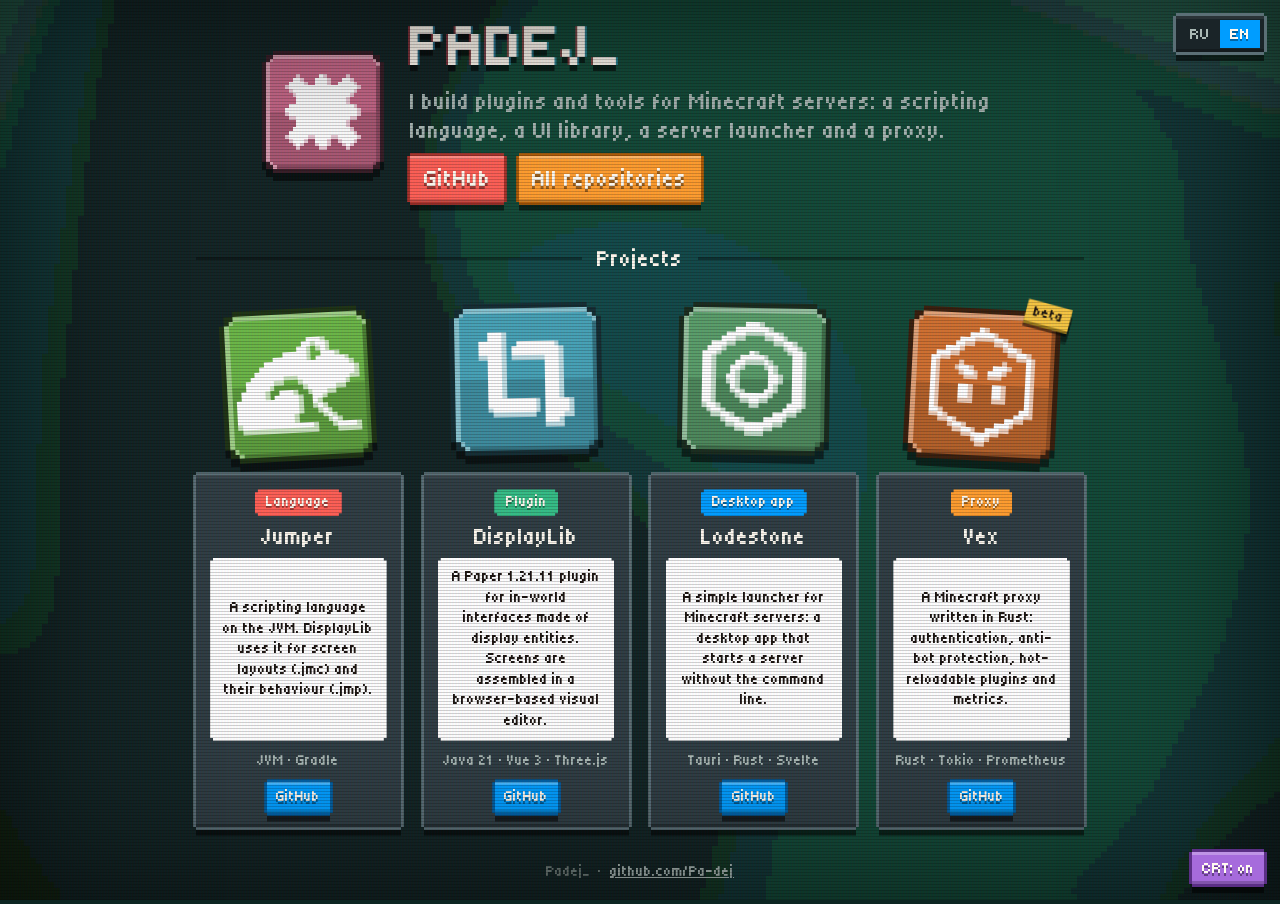
<file: index.html>
<!doctype html>
<html lang="en" data-lang="en">
<head>
<meta charset="utf-8">
<meta name="viewport" content="width=device-width, initial-scale=1, viewport-fit=cover">
<title>Padej_ · Projects</title>
<meta name="description" content="Padej_ — plugins and tools for Minecraft servers: the Jumper scripting language, DisplayLib, Lodestone and Vex.">
<link rel="icon" type="image/png" href="assets/icons/padej_bg_32.png">
<link rel="preconnect" href="https://fonts.googleapis.com">
<link rel="preconnect" href="https://fonts.gstatic.com" crossorigin>
<link rel="stylesheet" href="https://fonts.googleapis.com/css2?family=Tiny5&display=swap">
<style>

/* Сукно Balatro + пиксельные панели ElementalWar. Один пиксель интерфейса = --px. */
:root {
  --felt-1: #2b6b5c; --felt-2: #1b4a41; --felt-3: #0d2622;
  --panel: #2f3d43; --panel-in: #1a2428; --panel-edge: #5b6f76;
  --ink: #fffaf0; --ink-dim: #a9b8b4; --ink-mute: #6f7d79; --ink-dark: #1b1410;
  --card: #f4ecd8; --card-edge: #b9a982; --paper: #ffffff;
  --red: #fe5f55; --red-d: #a8322b;
  --blue: #009dff; --blue-d: #005fa3;
  --orange: #ff9d2e; --orange-d: #ad5a06;
  --gold: #f5c542; --gold-d: #9a7a1c;
  --green: #35bd86; --green-d: #19734e;
  --purple: #a66bdc; --purple-d: #5b2f86;
  --px: 3px;
  --drop: rgba(0, 0, 0, 0.55);
  /* Tiny5 нарисован на сетке 8×8 — кегли кратны 8 */
  --fs-s: 16px; --fs-m: 24px; --fs-l: 32px; --fs-xl: 48px; --fs-xxl: 64px;
  color-scheme: dark;
  font-family: 'Tiny5', ui-monospace, 'Courier New', monospace;
  font-size: var(--fs-s);
  line-height: 1.5;
  color: var(--ink);
}
@media (max-width: 560px) {
  :root { --px: 2px; --fs-xl: 40px; --fs-xxl: 48px; }
}
* { box-sizing: border-box; }
html, body { margin: 0; min-height: 100%; }
body {
  background: var(--felt-3);
  overflow-x: hidden;
  -webkit-font-smoothing: none;
  padding-block: 32px 96px;
  padding-left: max(16px, env(safe-area-inset-left, 0px));
  padding-right: max(16px, env(safe-area-inset-right, 0px));
}
img { image-rendering: pixelated; max-width: 100%; }
/* как в игре: текст не выделяется, картинки и ссылки не перетаскиваются,
   долгое нажатие на телефоне не открывает меню картинки */
html { user-select: none; -webkit-user-select: none; -webkit-touch-callout: none; }
img, a { -webkit-user-drag: none; user-drag: none; }
h1, h2, h3 { font-weight: normal; margin: 0; text-wrap: balance; }
p { margin: 0; }
a { color: inherit; }
button { font: inherit; }

/* пиксельная рамка: контур со ступенчатыми углами + жёсткая тень снизу */
.pxbox {
  --edge: var(--panel-edge);
  --lift: calc(var(--px) * 2);
  box-shadow:
    0 calc(-1 * var(--px)) 0 0 var(--edge),
    0 var(--px) 0 0 var(--edge),
    calc(-1 * var(--px)) 0 0 0 var(--edge),
    var(--px) 0 0 0 var(--edge),
    0 calc(var(--px) + var(--lift)) 0 0 var(--drop),
    inset 0 var(--px) 0 0 var(--hi, rgba(255, 255, 255, 0.07)),
    inset 0 calc(-1 * var(--px)) 0 0 var(--lo, rgba(0, 0, 0, 0.25));
}
.pxcut {
  clip-path: polygon(0 var(--px), var(--px) var(--px), var(--px) 0, calc(100% - var(--px)) 0,
    calc(100% - var(--px)) var(--px), 100% var(--px), 100% calc(100% - var(--px)),
    calc(100% - var(--px)) calc(100% - var(--px)), calc(100% - var(--px)) 100%, var(--px) 100%,
    var(--px) calc(100% - var(--px)), 0 calc(100% - var(--px)));
}
.panel { background: var(--panel); padding: 15px; }
.inner { background: var(--panel-in); padding: 9px 12px; box-shadow: inset 0 var(--px) 0 rgba(0, 0, 0, 0.35); }
.label { color: var(--ink-dim); font-size: var(--fs-s); }
.num { line-height: 1; text-shadow: 0 var(--px) 0 rgba(0, 0, 0, 0.55); font-variant-numeric: tabular-nums; }
.headline {
  line-height: 1;
  text-shadow: -2px 0 rgba(255, 70, 90, 0.45), 2px 0 rgba(70, 200, 255, 0.45),
    0 calc(var(--px) * 2) 0 rgba(0, 0, 0, 0.6);
}

/* кнопка из ElementalWar: цветная плашка, при наведении «дрожит», при нажатии проседает */
.btn {
  display: inline-flex; align-items: center; justify-content: center; gap: 8px;
  font-size: var(--fs-m); line-height: 1.25; color: var(--ink);
  border: 0; padding: 9px 14px; cursor: pointer; text-decoration: none;
  background: var(--b); --edge: var(--bd);
  --hi: rgba(255, 255, 255, 0.28); --lo: rgba(0, 0, 0, 0.22);
  text-shadow: 0 var(--px) 0 rgba(0, 0, 0, 0.4);
  transition: transform 0.06s;
}
.btn.sm { font-size: var(--fs-s); padding: 6px 10px; }
.btn:hover { animation: jiggle 0.32s ease-out; filter: brightness(1.08); }
.btn:active { transform: translateY(calc(var(--px) * 2)); --lift: 0px; animation: none; }
.btn:focus-visible, a:focus-visible { outline: var(--px) solid var(--gold); outline-offset: calc(var(--px) * 2); }
.blue { --b: var(--blue); --bd: var(--blue-d); }
.red { --b: var(--red); --bd: var(--red-d); }
.orange { --b: var(--orange); --bd: var(--orange-d); }
.green { --b: var(--green); --bd: var(--green-d); }
.gold { --b: var(--gold); --bd: var(--gold-d); }
.purple { --b: var(--purple); --bd: var(--purple-d); }
@keyframes jiggle {
  30% { transform: rotate(-2deg) scale(1.04); }
  60% { transform: rotate(1.5deg) scale(1.03); }
  100% { transform: none; }
}

/* фон-шейдер: рисуется крупными пикселями под всем */
#bg { position: fixed; inset: 0; width: 100%; height: 100%; z-index: -1; image-rendering: pixelated; }

/* ЭЛТ: сканлайны, RGB-маска, виньетка. Клики проходят насквозь. */
.crt { display: none; position: fixed; inset: 0; z-index: 1000; pointer-events: none;
  background:
    repeating-linear-gradient(0deg, rgba(0,0,0,.18) 0 1px, transparent 1px 3px),
    repeating-linear-gradient(90deg, rgba(255,40,40,.03) 0 1px, rgba(40,255,80,.02) 1px 2px, rgba(40,90,255,.035) 2px 3px);
  box-shadow: inset 0 0 160px rgba(0,0,0,.6);
  animation: flicker .12s steps(2) infinite; }
.crt-on .crt { display: block; }
@keyframes flicker { to { opacity: .93; } }
.crt-toggle { position: fixed; z-index: 1001;
  right: calc(16px + env(safe-area-inset-right, 0px)); bottom: calc(16px + env(safe-area-inset-bottom, 0px)); }

/* ключевые слова в описаниях, как в Balatro */
.k-blue { color: var(--blue); } .k-red { color: var(--red); } .k-gold { color: var(--gold-d); }
.k-green { color: var(--green-d); } .k-orange { color: var(--orange-d); }

.foot { margin-top: 56px; text-align: center; color: var(--ink-mute); }
.foot a { color: var(--ink-dim); }

@media (prefers-reduced-motion: reduce) {
  *, *::before, *::after { animation: none !important; transition: none !important; }
}

/* язык: показываем только выбранный */
html:not([data-lang="en"]) [data-l="en"], html[data-lang="en"] [data-l="ru"] { display: none; }

.wrap { max-width: 1200px; margin: 0 auto; display: grid; gap: 36px; }
/* шапка — один блок по центру оси страницы */
.hero { display: flex; flex-wrap: wrap; justify-content: center; align-items: center; gap: 28px; }
.avatar { line-height: 0; filter: drop-shadow(0 calc(var(--px) * 3) 0 var(--drop)); }
.avatar img { width: 128px; height: 128px; display: block; }
.who { display: grid; gap: 12px; min-width: 0; max-width: 640px; }
.who h1 { font-size: var(--fs-xxl); }
.who p { color: var(--ink-dim); font-size: var(--fs-m); line-height: 1.25; text-wrap: balance; }
.row { display: flex; flex-wrap: wrap; gap: 16px; padding-bottom: 6px; }
@media (max-width: 560px) { .hero { flex-direction: column; text-align: center; } .row { justify-content: center; } }

/* подпись раздела по центру, линии расходятся в обе стороны */
.sec-head { display: flex; align-items: center; gap: 16px; margin-bottom: 28px; }
.sec-head::before, .sec-head::after { content: ""; flex: 1; height: var(--px); background: rgba(0,0,0,.35); }
.sec-head h2 { font-size: var(--fs-m); }

.hand { display: flex; flex-wrap: wrap; justify-content: center; align-items: stretch; gap: 28px 24px; }
/* все таблички одной высоты; дугой поднимаются только карты, низ ровный */
.joker { width: 216px; display: grid; grid-template-rows: auto 1fr; justify-items: center; gap: 22px; }
.joker:nth-child(1) { --rot: -3deg; --arc: 6px; }
.joker:nth-child(2) { --rot: -1deg; --arc: 0px; }
.joker:nth-child(3) { --rot: 1deg; --arc: 0px; }
.joker:nth-child(4) { --rot: 3deg; --arc: 6px; }
@media (max-width: 760px) { .joker:nth-child(n) { --rot: 0deg; --arc: 0px; } }

/* наклейка «бета» на карте */
.sticker { position: absolute; right: -10px; top: -8px; z-index: 1; line-height: 1.2;
  padding: 2px 8px; background: var(--gold); color: var(--ink-dark); transform: rotate(12deg);
  box-shadow: 0 var(--px) 0 var(--gold-d), 0 calc(var(--px) * 2) 0 var(--drop); }

/* карта — сама иконка: плавает (обёртка) и наклоняется за курсором */
.float { translate: 0 var(--arc, 0px); animation: bob 3.2s ease-in-out infinite; animation-delay: var(--d, 0s); }
@keyframes bob { 50% { transform: translateY(-6px) rotate(.6deg); } }
.card {
  display: block; position: relative; width: 160px; line-height: 0;
  filter: drop-shadow(0 calc(var(--px) * 3) 0 var(--drop));
  transform: perspective(520px) rotate(var(--rot, 0deg)) rotateX(var(--rx, 0deg)) rotateY(var(--ry, 0deg));
  transition: transform .12s ease-out, filter .12s ease-out;
}
.card img { width: 160px; height: 160px; display: block; }
.card .shine { position: absolute; inset: 0; pointer-events: none;
  background: linear-gradient(115deg, transparent 30%, rgba(255,255,255,.6) 45%, transparent 60%);
  background-size: 250% 100%; background-position: var(--sx, 120%) 0; mix-blend-mode: soft-light;
  -webkit-mask: var(--icon) center / 100% 100% no-repeat; mask: var(--icon) center / 100% 100% no-repeat; }
.card:hover { filter: drop-shadow(0 calc(var(--px) * 6) 0 var(--drop)); }

/* табличка проекта: тип, название, описание, стек, ссылка */
.info { width: 100%; display: grid; grid-template-rows: auto auto 1fr auto auto; gap: 10px; justify-items: center; text-align: center; }
.kind { padding: 2px 12px; color: var(--ink); background: var(--b); text-shadow: 0 2px 0 rgba(0,0,0,.35); }
.info h3 { font-size: var(--fs-m); line-height: 1; font-weight: normal; margin: 0; }
.desc { background: var(--paper); color: var(--ink-dark); padding: 10px 12px; width: 100%; line-height: 1.35;
  display: grid; place-content: center; }
.stack { color: var(--ink-dim); }

.wrap .foot { margin-top: 0; }
.foot .sep { margin-inline: 8px; }

/* переключатель языка — правый верхний угол */
.lang { position: fixed; z-index: 1001; display: flex; gap: 0; padding: 4px; background: var(--panel-in);
  top: calc(16px + env(safe-area-inset-top, 0px)); right: calc(16px + env(safe-area-inset-right, 0px)); }
.lang button { font: inherit; font-size: var(--fs-s); color: var(--ink-dim); background: transparent; border: 0;
  padding: 2px 10px; cursor: pointer; }
.lang button[aria-pressed="true"] { background: var(--blue); color: var(--ink); text-shadow: 0 2px 0 rgba(0,0,0,.35); }
.lang button:focus-visible { outline: var(--px) solid var(--gold); }


/* страница целиком влезает в экран: см. fit() в скрипте */
html.fit, html.fit body { height: 100%; overflow: hidden; }
html.fit body { padding-block: 20px; display: grid; align-content: center; }

</style>
</head>
<body>
<canvas id="bg" data-c1="#0d2622" data-c2="#1b4a41" data-c3="#2b6b5c" aria-hidden="true"></canvas>
<div class="crt" aria-hidden="true"></div>
<button class="btn sm purple pxbox crt-toggle" id="crtToggle" type="button" aria-pressed="true">ЭЛТ: вкл</button>

<div class="lang pxbox" role="group" aria-label="Язык / Language">
  <button type="button" data-set="ru" aria-pressed="true">RU</button>
  <button type="button" data-set="en" aria-pressed="false">EN</button>
</div>
<main class="wrap">
  <header class="hero">
    <div class="avatar"><img src="assets/icons/padej_bg_32.png" width="128" height="128" alt="Padej_"></div>
    <div class="who">
      <h1 class="headline">PADEJ_</h1>
      <p><span data-l="ru">Пишу плагины и инструменты для Minecraft-серверов: свой скриптовый язык, библиотеку интерфейсов, лаунчер и прокси.</span><span data-l="en">I build plugins and tools for Minecraft servers: a scripting language, a UI library, a server launcher and a proxy.</span></p>
      <div class="row">
        <a class="btn red pxbox" href="https://github.com/Pa-dej">GitHub</a>
        <a class="btn orange pxbox" href="https://github.com/Pa-dej?tab=repositories"><span data-l="ru">Все репозитории</span><span data-l="en">All repositories</span></a>
      </div>
    </div>
  </header>

  <section aria-labelledby="pj">
    <div class="sec-head"><h2 id="pj"><span data-l="ru">Проекты</span><span data-l="en">Projects</span></h2></div>
    <div class="hand">
      
    <article class="joker">
      <div class="float" style="--d:0s">
        <a class="card" href="https://github.com/jumper-lang/jumper" aria-label="Jumper — GitHub" style="--icon:url('assets/icons/jumper_bg_32.png')">
          <img src="assets/icons/jumper_bg_32.png" width="160" height="160" alt="">
          <span class="shine"></span>
        </a>
      </div>
      <div class="info panel pxbox">
        <span class="kind pxcut red"><span data-l="ru">Язык</span><span data-l="en">Language</span></span>
        <h3>Jumper</h3>
        <p class="desc pxcut"><span><span data-l="ru">Скриптовый язык на JVM. В DisplayLib на нём описывают разметку экранов (.jmc) и их поведение (.jmp).</span><span data-l="en">A scripting language on the JVM. DisplayLib uses it for screen layouts (.jmc) and their behaviour (.jmp).</span></span></p>
        <span class="stack">JVM · Gradle</span>
        <a class="btn sm blue pxbox" href="https://github.com/jumper-lang/jumper">GitHub</a>
      </div>
    </article>
      
    <article class="joker">
      <div class="float" style="--d:0.4s">
        <a class="card" href="https://github.com/Pa-dej/DisplayLib" aria-label="DisplayLib — GitHub" style="--icon:url('assets/icons/display-lib_bg_32.png')">
          <img src="assets/icons/display-lib_bg_32.png" width="160" height="160" alt="">
          <span class="shine"></span>
        </a>
      </div>
      <div class="info panel pxbox">
        <span class="kind pxcut green"><span data-l="ru">Плагин</span><span data-l="en">Plugin</span></span>
        <h3>DisplayLib</h3>
        <p class="desc pxcut"><span><span data-l="ru">Плагин для Paper 1.21.11: интерфейсы прямо в мире из display-сущностей. Экраны собираются в визуальном редакторе в браузере.</span><span data-l="en">A Paper 1.21.11 plugin for in-world interfaces made of display entities. Screens are assembled in a browser-based visual editor.</span></span></p>
        <span class="stack">Java 21 · Vue 3 · Three.js</span>
        <a class="btn sm blue pxbox" href="https://github.com/Pa-dej/DisplayLib">GitHub</a>
      </div>
    </article>
      
    <article class="joker">
      <div class="float" style="--d:0.8s">
        <a class="card" href="https://github.com/Pa-dej/Lodestone" aria-label="Lodestone — GitHub" style="--icon:url('assets/icons/lodestone_bg_32.png')">
          <img src="assets/icons/lodestone_bg_32.png" width="160" height="160" alt="">
          <span class="shine"></span>
        </a>
      </div>
      <div class="info panel pxbox">
        <span class="kind pxcut blue"><span data-l="ru">Приложение</span><span data-l="en">Desktop app</span></span>
        <h3>Lodestone</h3>
        <p class="desc pxcut"><span><span data-l="ru">Простой лаунчер для серверов Minecraft: десктоп-приложение, чтобы запускать сервер без командной строки.</span><span data-l="en">A simple launcher for Minecraft servers: a desktop app that starts a server without the command line.</span></span></p>
        <span class="stack">Tauri · Rust · Svelte</span>
        <a class="btn sm blue pxbox" href="https://github.com/Pa-dej/Lodestone">GitHub</a>
      </div>
    </article>
      
    <article class="joker">
      <div class="float" style="--d:1.2s">
        <a class="card" href="https://github.com/Pa-dej/Vex" aria-label="Vex — GitHub" style="--icon:url('assets/icons/vex_bg_32.png')">
          <img src="assets/icons/vex_bg_32.png" width="160" height="160" alt="">
          <span class="shine"></span><span class="sticker"><span data-l="ru">бета</span><span data-l="en">beta</span></span>
        </a>
      </div>
      <div class="info panel pxbox">
        <span class="kind pxcut orange"><span data-l="ru">Прокси</span><span data-l="en">Proxy</span></span>
        <h3>Vex</h3>
        <p class="desc pxcut"><span><span data-l="ru">Прокси-сервер для Minecraft на Rust: авторизация, защита от ботов, плагины с горячей перезагрузкой и метрики.</span><span data-l="en">A Minecraft proxy written in Rust: authentication, anti-bot protection, hot-reloadable plugins and metrics.</span></span></p>
        <span class="stack">Rust · Tokio · Prometheus</span>
        <a class="btn sm blue pxbox" href="https://github.com/Pa-dej/Vex">GitHub</a>
      </div>
    </article>
    </div>
  </section>
  <footer class="foot">Padej_<span class="sep">·</span><a href="https://github.com/Pa-dej">github.com/Pa-dej</a></footer>
</main>
<script>
// Фон в духе Balatro: закрученная «краска», WebGL в низком разрешении.
(function () {
  const c = document.getElementById('bg');
  const gl = c.getContext('webgl', { antialias: false });
  if (!gl) { c.hidden = true; return; }
  const PIXEL = 6, FPS = 30;
  const hex = (v) => { const m = v.trim().match(/^#?(..)(..)(..)$/); return m ? [1, 2, 3].map((i) => parseInt(m[i], 16) / 255) : [0, 0, 0]; };
  const [c1, c2, c3] = ['c1', 'c2', 'c3'].map((k) => hex(c.dataset[k]));
  const VERT = 'attribute vec2 p; void main(){ gl_Position = vec4(p, 0.0, 1.0); }';
  const FRAG = `precision mediump float;
    uniform vec2 u_res; uniform float u_t; uniform vec3 u_c1, u_c2, u_c3;
    void main() {
      vec2 uv = (gl_FragCoord.xy - 0.5 * u_res) / length(u_res);
      float r = length(uv);
      float a = u_t * 0.07 - 3.2 * r;
      vec2 p = mat2(cos(a), -sin(a), sin(a), cos(a)) * uv * 9.0;
      for (int i = 0; i < 5; i++) {
        float fi = float(i);
        p += 0.55 * vec2(sin(p.y * 0.9 + u_t * 0.21 + fi * 1.3), cos(p.x * 0.8 - u_t * 0.17 + fi * 2.1));
      }
      float v = 0.5 + 0.5 * sin(p.x * 0.7 + p.y * 0.5);
      float w = 0.5 + 0.5 * sin(length(p) * 0.8 - u_t * 0.35);
      vec3 col = mix(u_c1, u_c2, smoothstep(0.3, 0.7, v));
      col = mix(col, u_c3, smoothstep(0.62, 0.9, w * v + 0.15 * w));
      col *= 1.0 - 0.9 * r * r;
      col = floor(col * 14.0 + 0.5) / 14.0;
      gl_FragColor = vec4(col, 1.0);
    }`;
  const sh = (t, s) => { const o = gl.createShader(t); gl.shaderSource(o, s); gl.compileShader(o); return o; };
  const prog = gl.createProgram();
  gl.attachShader(prog, sh(gl.VERTEX_SHADER, VERT));
  gl.attachShader(prog, sh(gl.FRAGMENT_SHADER, FRAG));
  gl.linkProgram(prog);
  if (!gl.getProgramParameter(prog, gl.LINK_STATUS)) { c.hidden = true; return; }
  gl.useProgram(prog);
  gl.bindBuffer(gl.ARRAY_BUFFER, gl.createBuffer());
  gl.bufferData(gl.ARRAY_BUFFER, new Float32Array([-1, -1, 3, -1, -1, 3]), gl.STATIC_DRAW);
  const loc = gl.getAttribLocation(prog, 'p');
  gl.enableVertexAttribArray(loc);
  gl.vertexAttribPointer(loc, 2, gl.FLOAT, false, 0, 0);
  const u = (n) => gl.getUniformLocation(prog, n);
  const uRes = u('u_res'), uT = u('u_t');
  gl.uniform3fv(u('u_c1'), c1); gl.uniform3fv(u('u_c2'), c2); gl.uniform3fv(u('u_c3'), c3);
  const reduce = matchMedia('(prefers-reduced-motion: reduce)');
  let t = 7, last = 0;
  function frame(now) {
    requestAnimationFrame(frame);
    if (now - last < 1000 / FPS) return;
    const dt = last ? Math.min(0.1, (now - last) / 1000) : 0;
    last = now;
    if (!reduce.matches && !document.hidden) t += dt;
    const w = Math.max(1, Math.ceil(innerWidth / PIXEL)), h = Math.max(1, Math.ceil(innerHeight / PIXEL));
    if (c.width !== w || c.height !== h) { c.width = w; c.height = h; gl.viewport(0, 0, w, h); }
    gl.uniform2f(uRes, w, h); gl.uniform1f(uT, t);
    gl.drawArrays(gl.TRIANGLES, 0, 3);
  }
  requestAnimationFrame(frame);
})();

// Запрет перетаскивания картинок и меню «Сохранить картинку».
document.addEventListener('dragstart', (e) => e.preventDefault());
document.addEventListener('contextmenu', (e) => { if (e.target.closest('img, .card')) e.preventDefault(); });
document.querySelectorAll('img').forEach((i) => i.setAttribute('draggable', 'false'));

// Переключатель ЭЛТ, выбор запоминается в браузере.
(function () {
  const b = document.getElementById('crtToggle'), root = document.documentElement;
  let on = true;
  try { on = localStorage.getItem('crt') !== 'off'; } catch (e) {}
  const set = (v) => {
    on = v; root.classList.toggle('crt-on', v);
    const en = root.dataset.lang === 'en';
    b.textContent = en ? 'CRT: ' + (v ? 'on' : 'off') : 'ЭЛТ: ' + (v ? 'вкл' : 'выкл');
    b.setAttribute('aria-pressed', String(v));
    try { localStorage.setItem('crt', v ? 'on' : 'off'); } catch (e) {}
  };
  set(on);
  b.addEventListener('click', () => set(!on));
  addEventListener('langchange', () => set(on));
})();

// Язык: сохранённый выбор, иначе язык браузера.
(function () {
  const root = document.documentElement;
  const titles = { ru: 'Padej_ · Проекты', en: 'Padej_ · Projects' };
  let lang;
  try { lang = localStorage.getItem('lang'); } catch (e) {}
  if (lang !== 'ru' && lang !== 'en') lang = 'en'; // по умолчанию английский
  const btns = document.querySelectorAll('.lang button');
  function set(l) {
    lang = l; root.dataset.lang = l; root.lang = l; document.title = titles[l];
    btns.forEach((b) => b.setAttribute('aria-pressed', String(b.dataset.set === l)));
    try { localStorage.setItem('lang', l); } catch (e) {}
    dispatchEvent(new Event('langchange'));
  }
  btns.forEach((b) => b.addEventListener('click', () => set(b.dataset.set)));
  set(lang);
})();

// Подгоняем страницу под окно, чтобы не появлялась полоса прокрутки.
// Сначала по ширине (четыре карты в один ряд), потом по высоте. Если пришлось бы
// ужать сильнее чем до 60 % или экран узкий (телефон) — обычная прокрутка.
(function () {
  const wrap = document.querySelector('.wrap'), root = document.documentElement;
  const ROW = 4 * 216 + 3 * 24;
  function fit() {
    root.classList.remove('fit'); wrap.style.zoom = '';
    let k = 1;
    if (innerWidth > 760) {
      root.classList.add('fit');
      const cs = getComputedStyle(document.body);
      const availW = innerWidth - parseFloat(cs.paddingLeft) - parseFloat(cs.paddingRight);
      const availH = innerHeight - parseFloat(cs.paddingTop) - parseFloat(cs.paddingBottom) - 12;
      k = Math.min(1, availW / ROW);
      wrap.style.zoom = k;
      k *= Math.min(1, availH / wrap.getBoundingClientRect().height);
      if (k < 0.6) { root.classList.remove('fit'); k = 1; }
      wrap.style.zoom = k < 1 ? k.toFixed(3) : '';
    }
  }
  addEventListener('resize', fit);
  document.fonts && document.fonts.ready.then(fit);
  addEventListener('load', fit);
  fit();
})();

// Наклон карты за курсором и блик.
document.querySelectorAll('.card').forEach((card) => {
  card.addEventListener('pointermove', (e) => {
    const r = card.getBoundingClientRect();
    const x = (e.clientX - r.left) / r.width - 0.5, y = (e.clientY - r.top) / r.height - 0.5;
    card.style.setProperty('--ry', (x * 18).toFixed(2) + 'deg');
    card.style.setProperty('--rx', (-y * 18).toFixed(2) + 'deg');
    card.style.setProperty('--sx', (100 - (x + 0.5) * 100).toFixed(1) + '%');
  });
  card.addEventListener('pointerleave', () => {
    ['--rx', '--ry', '--sx'].forEach((v) => card.style.removeProperty(v));
  });
});

</script>
</body>
</html>
</file>
